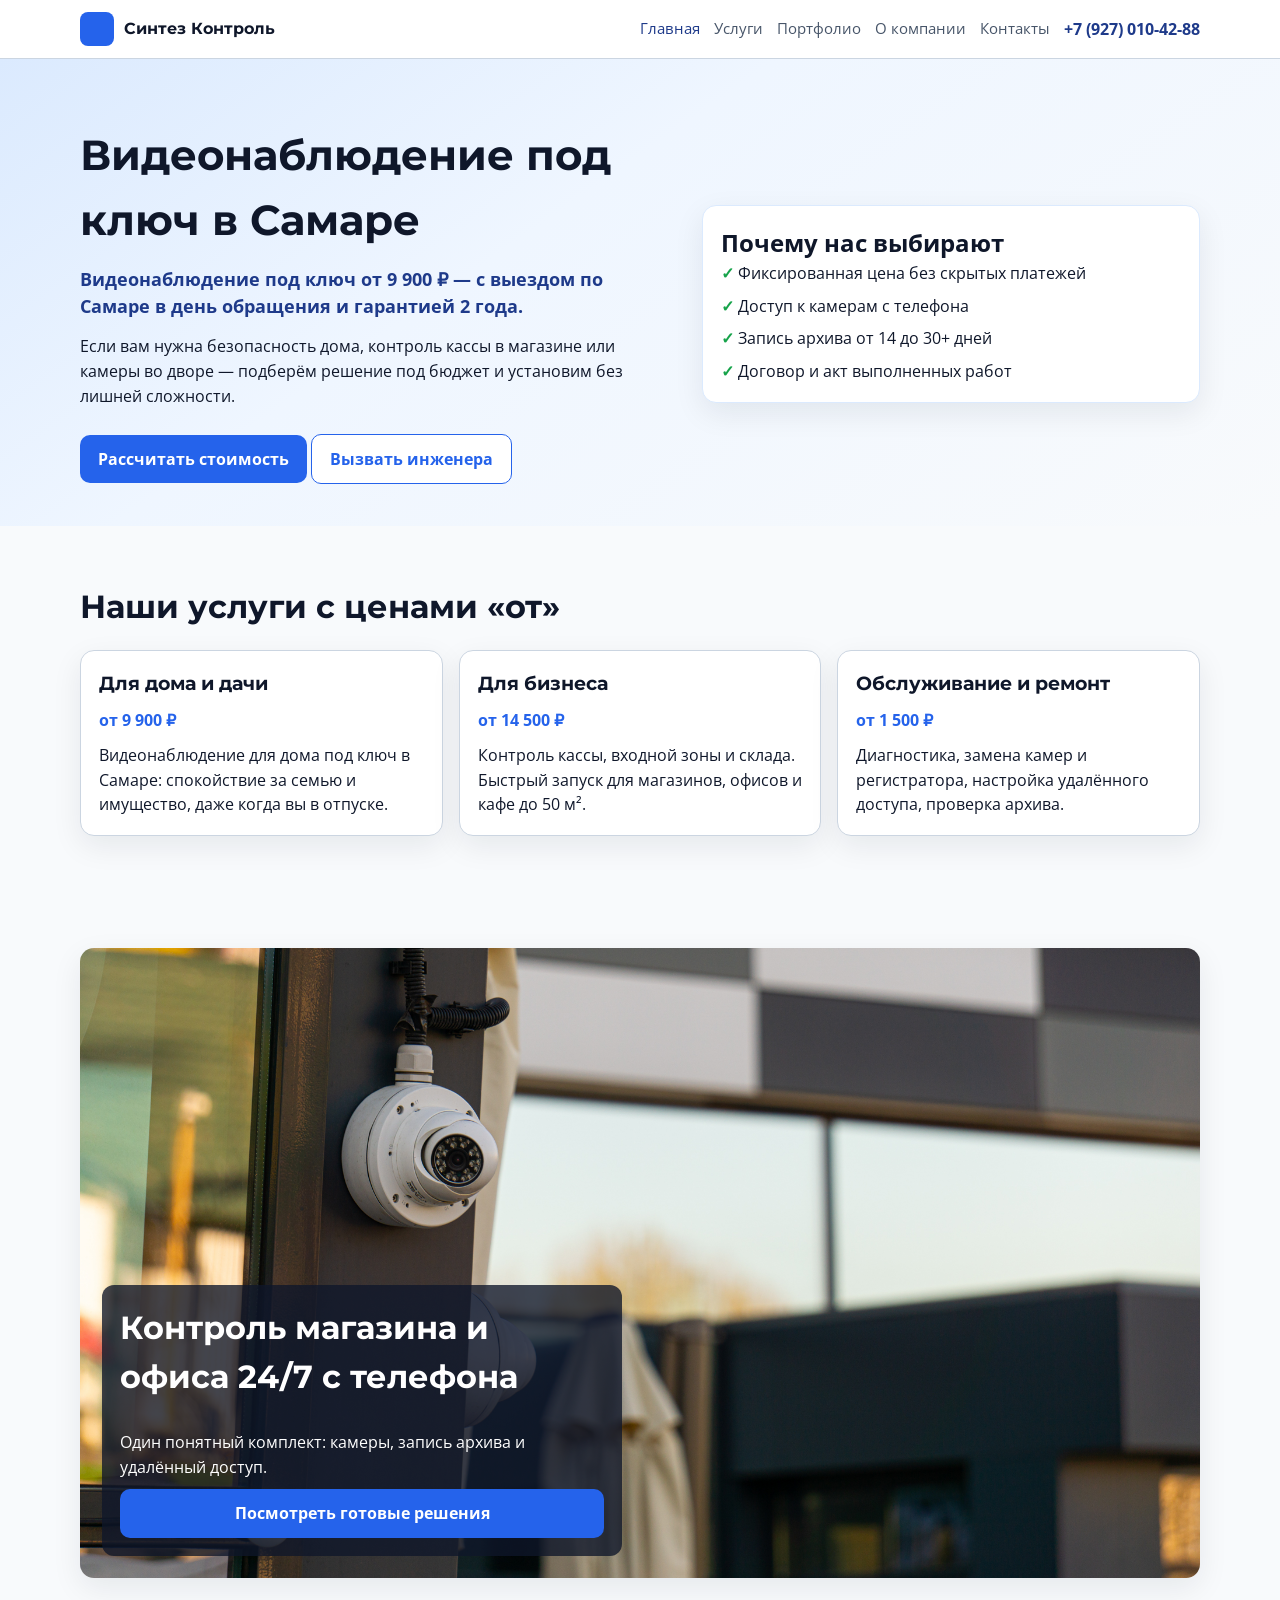
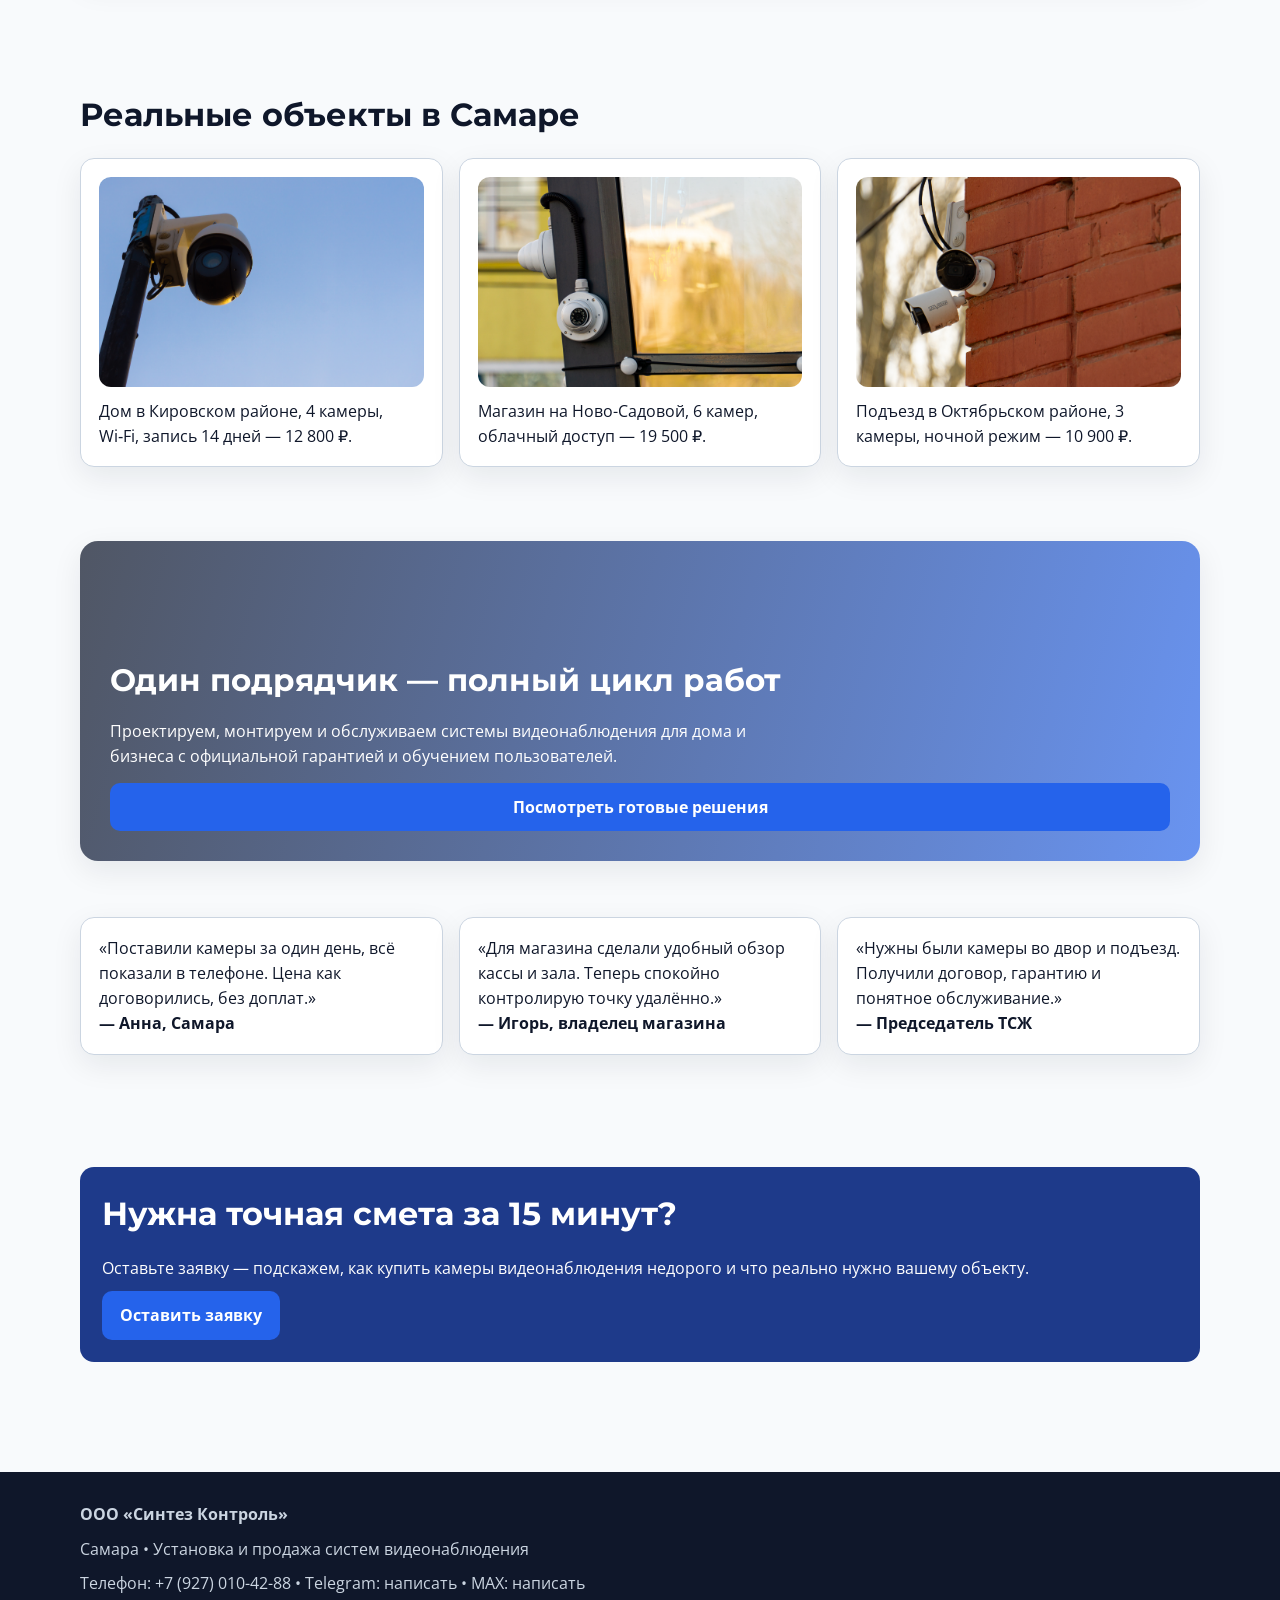
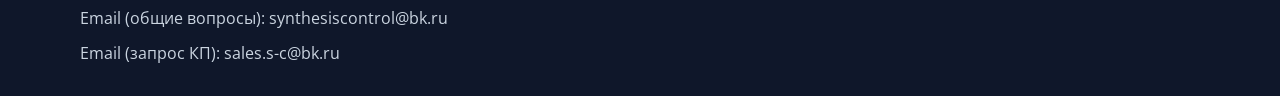
<file: index.html>
<!DOCTYPE html>
<html lang="ru">
<head>
  <meta charset="UTF-8">
  <meta name="viewport" content="width=device-width, initial-scale=1.0">
  <title>Синтез Контроль — установка видеонаблюдения в Самаре от 9 900 ₽</title>
  <meta name="description" content="Установка видеонаблюдения Самара: дом, магазин, офис. Видеонаблюдение под ключ от 9 900 ₽, выезд в день обращения, гарантия 2 года.">
  <link rel="preconnect" href="https://fonts.googleapis.com">
  <link rel="preconnect" href="https://fonts.gstatic.com" crossorigin>
  <link href="https://fonts.googleapis.com/css2?family=Montserrat:wght@700&family=Open+Sans:wght@400;600;700&display=swap" rel="stylesheet">
  <link rel="stylesheet" href="css/style.css">
</head>
<body data-page="index">
  <a class="skip-link" href="#main">Перейти к содержимому</a>
  <div data-site-header></div>

  <main id="main">
    <section class="hero">
      <div class="container hero-grid">
        <div>
          <h1>Видеонаблюдение под ключ в Самаре</h1>
          <p class="offer">Видеонаблюдение под ключ от 9 900 ₽ — с выездом по Самаре в день обращения и гарантией 2 года.</p>
          <p>Если вам нужна безопасность дома, контроль кассы в магазине или камеры во дворе — подберём решение под бюджет и установим без лишней сложности.</p>
          <br>
          <a class="btn btn-primary" href="contacts.html#lead-form">Рассчитать стоимость</a>
          <a class="btn btn-outline" href="contacts.html">Вызвать инженера</a>
        </div>
        <aside class="hero-card">
          <h2>Почему нас выбирают</h2>
          <ul class="checks">
            <li>Фиксированная цена без скрытых платежей</li>
            <li>Доступ к камерам с телефона</li>
            <li>Запись архива от 14 до 30+ дней</li>
            <li>Договор и акт выполненных работ</li>
          </ul>
        </aside>
      </div>
    </section>

    <section class="section">
      <div class="container">
        <h2>Наши услуги с ценами «от»</h2>
        <div class="grid-3">
          <article class="service-card">
            <h3>Для дома и дачи</h3>
            <p class="price">от 9 900 ₽</p>
            <p>Видеонаблюдение для дома под ключ в Самаре: спокойствие за семью и имущество, даже когда вы в отпуске.</p>
          </article>
          <article class="service-card">
            <h3>Для бизнеса</h3>
            <p class="price">от 14 500 ₽</p>
            <p>Контроль кассы, входной зоны и склада. Быстрый запуск для магазинов, офисов и кафе до 50 м².</p>
          </article>
          <article class="service-card">
            <h3>Обслуживание и ремонт</h3>
            <p class="price">от 1 500 ₽</p>
            <p>Диагностика, замена камер и регистратора, настройка удалённого доступа, проверка архива.</p>
          </article>
        </div>
      </div>
    </section>

    <section class="section">
      <div class="container">
        <article class="promo-banner">
          <img src="images/DSC5180-1-2.jpg" alt="Современный загородный дом с установленным видеонаблюдением">
          <div class="promo-banner__content">
            <h2>Контроль магазина и офиса 24/7 с телефона</h2>
            <p>Один понятный комплект: камеры, запись архива и удалённый доступ.</p>
            <a class="btn btn-primary" href="services.html">Посмотреть готовые решения</a>
          </div>
        </article>
      </div>
    </section>

    <section class="section">
      <div class="container">
        <h2>Реальные объекты в Самаре</h2>
        <div class="grid-3">
          <figure class="portfolio-card">
            <div class="photo"><img src="images/DSC5240-1.jpg" alt="Установленные камеры на фасаде частного дома в Самаре"></div>
            <figcaption>Дом в Кировском районе, 4 камеры, Wi‑Fi, запись 14 дней — 12 800 ₽.</figcaption>
          </figure>
          <figure class="portfolio-card">
            <div class="photo"><img src="images/DSC5175-1.jpg" alt="Камеры видеонаблюдения в магазине"></div>
            <figcaption>Магазин на Ново-Садовой, 6 камер, облачный доступ — 19 500 ₽.</figcaption>
          </figure>
          <figure class="portfolio-card">
            <div class="photo"><img src="images/DSC5246-1.jpg" alt="Камеры в подъезде многоквартирного дома"></div>
            <figcaption>Подъезд в Октябрьском районе, 3 камеры, ночной режим — 10 900 ₽.</figcaption>
          </figure>
        </div>
      </div>
    </section>

    <section class="hero-banner">
      <div class="container">
        <article class="banner-card" aria-label="Баннер с преимуществами">
          <h2>Один подрядчик — полный цикл работ</h2>
          <p>Проектируем, монтируем и обслуживаем системы видеонаблюдения для дома и бизнеса с официальной гарантией и обучением пользователей.</p>
          <a class="btn btn-primary" href="services.html">Посмотреть готовые решения</a>
        </article>
      </div>
    </section>

    <section class="section">
      <div class="container grid-3">
        <article class="review-card">
          <p>«Поставили камеры за один день, всё показали в телефоне. Цена как договорились, без доплат.»</p>
          <strong>— Анна, Самара</strong>
        </article>
        <article class="review-card">
          <p>«Для магазина сделали удобный обзор кассы и зала. Теперь спокойно контролирую точку удалённо.»</p>
          <strong>— Игорь, владелец магазина</strong>
        </article>
        <article class="review-card">
          <p>«Нужны были камеры во двор и подъезд. Получили договор, гарантию и понятное обслуживание.»</p>
          <strong>— Председатель ТСЖ</strong>
        </article>
      </div>
    </section>

    <section class="section">
      <div class="container cta-strip">
        <div>
          <h2>Нужна точная смета за 15 минут?</h2>
          <p>Оставьте заявку — подскажем, как купить камеры видеонаблюдения недорого и что реально нужно вашему объекту.</p>
        </div>
        <a class="btn btn-primary" href="contacts.html#lead-form">Оставить заявку</a>
      </div>
    </section>
  </main>

  <div data-site-footer></div>

  <script src="js/main.js"></script>
  <!-- Вставьте коды Яндекс.Метрики и Google Analytics перед </body> -->
</body>
</html>
</file>
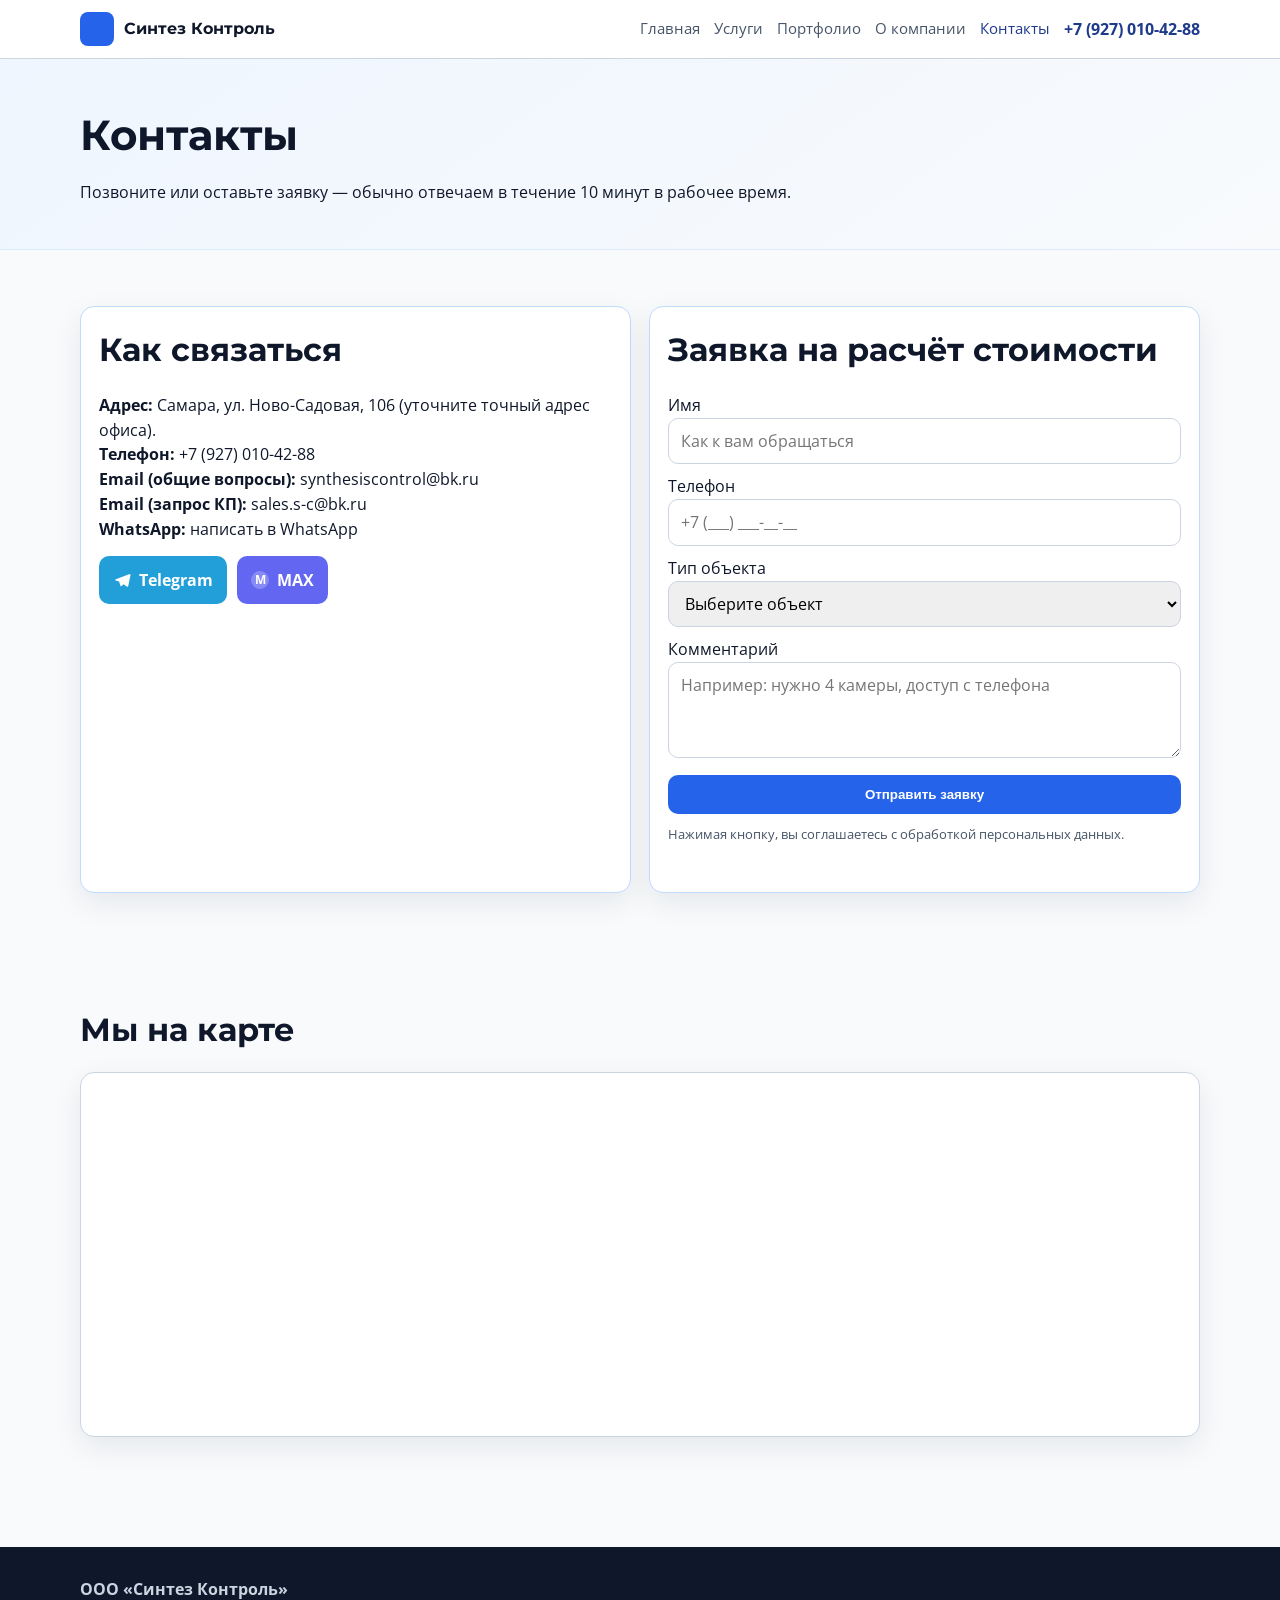
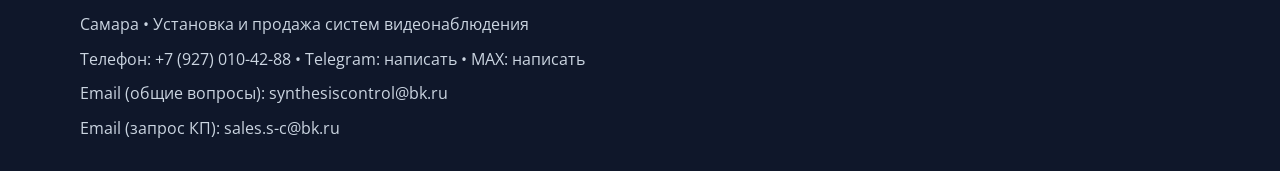
<file: contacts.html>
<!DOCTYPE html>
<html lang="ru">
<head>
  <meta charset="UTF-8">
  <meta name="viewport" content="width=device-width, initial-scale=1.0">
  <title>Контакты — Синтез Контроль | вызвать инженера в Самаре</title>
  <meta name="description" content="Контакты ООО Синтез Контроль: телефон, Telegram, MAX, адрес в Самаре, форма заявки на установку видеонаблюдения под ключ.">
  <link rel="preconnect" href="https://fonts.googleapis.com">
  <link rel="preconnect" href="https://fonts.gstatic.com" crossorigin>
  <link href="https://fonts.googleapis.com/css2?family=Montserrat:wght@700&family=Open+Sans:wght@400;600;700&display=swap" rel="stylesheet">
  <link rel="stylesheet" href="css/style.css">
</head>
<body data-page="contacts">
<div data-site-header></div>
<main>
<section class="page-hero"><div class="container"><h1>Контакты</h1><p>Позвоните или оставьте заявку — обычно отвечаем в течение 10 минут в рабочее время.</p></div></section>

<section class="section"><div class="container grid-2">

<article class="contact-card contact-highlight">
  <h2>Как связаться</h2>
  <p><strong>Адрес:</strong> Самара, ул. Ново-Садовая, 106 (уточните точный адрес офиса).</p>
  <p><strong>Телефон:</strong> <a href="tel:+79270104288">+7 (927) 010-42-88</a></p>
  <p><strong>Email (общие вопросы):</strong> <a href="mailto:synthesiscontrol@bk.ru">synthesiscontrol@bk.ru</a></p>
  <p><strong>Email (запрос КП):</strong> <a href="mailto:sales.s-c@bk.ru">sales.s-c@bk.ru</a></p>
  <p><strong>WhatsApp:</strong> <a href="https://wa.me/79270104288">написать в WhatsApp</a></p>

  <div class="social-links">
    <a class="social-link tg" href="https://t.me/syntesiscontrol" aria-label="Написать в Telegram">
      <svg viewBox="0 0 24 24" aria-hidden="true">
        <path d="M21.3 4.4 3.8 11.1c-1.2.5-1.2 1.2-.2 1.5l4.5 1.4 1.7 5.4c.2.7.1.9.9.9.6 0 .8-.3 1.2-.7l2.2-2.1 4.6 3.4c.8.5 1.4.3 1.6-.8l3-14.3c.3-1.3-.5-1.9-1.4-1.5Z"/>
      </svg>
      <span>Telegram</span>
    </a>
    <a class="social-link max" href="https://max.ru/" aria-label="Написать в MAX">
      <span class="max-icon">M</span>
      <span>MAX</span>
    </a>
  </div>
</article>

<article class="contact-card contact-highlight" id="lead-form">
  <h2>Заявка на расчёт стоимости</h2>
<form class="form" data-lead-form>

<label>Имя
<input type="text" name="name" required placeholder="Как к вам обращаться"></label>
<label>Телефон
<input type="tel" name="phone" required placeholder="+7 (___) ___-__-__"></label>
<label>Тип объекта
<select name="type" required>
<option value="">Выберите объект</option>
<option>Дом / дача</option>
<option>Магазин</option>
<option>Офис</option>
<option>Другое</option>
</select></label>
<label>Комментарий
<textarea name="comment" rows="3" placeholder="Например: нужно 4 камеры, доступ с телефона"></textarea></label>
<button class="btn btn-primary" type="submit">Отправить заявку</button>
<small>Нажимая кнопку, вы соглашаетесь с обработкой персональных данных.</small>
<p class="form-note" aria-live="polite"></p>
</form>
</article>
</div></section>
<section class="section"><div class="container">
<h2>Мы на карте</h2>
<div class="contact-card">
<iframe title="Карта офиса Синтез Контроль в Самаре" src="https://yandex.ru/map-widget/v1/?ll=50.1362%2C53.2137&z=12" width="100%" height="320" style="border:0; border-radius: 12px;" loading="lazy"></iframe>
</div>
</div></section>
</main>
<div data-site-footer></div>
<script src="js/main.js"></script>
</body>
</html>
</file>
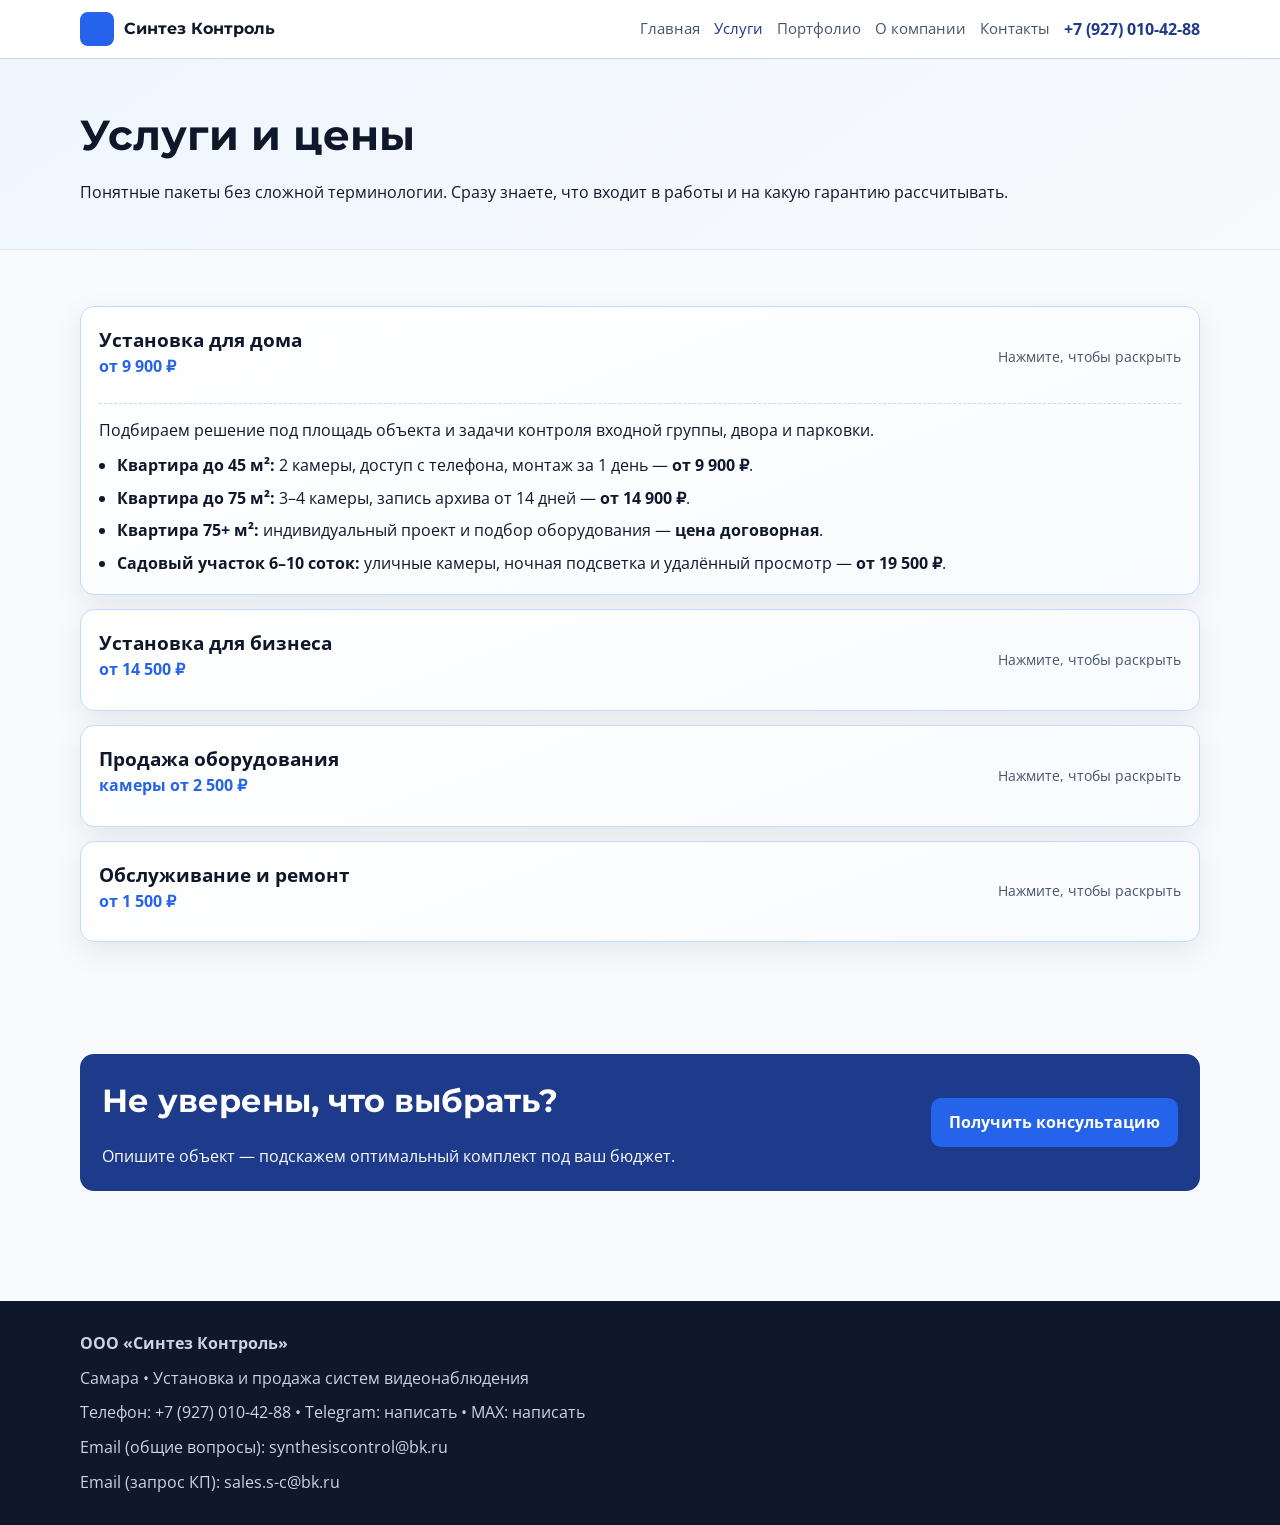
<file: services.html>
<!DOCTYPE html>
<html lang="ru">
<head>
  <meta charset="UTF-8">
  <meta name="viewport" content="width=device-width, initial-scale=1.0">
  <title>Услуги — Синтез Контроль | установка видеонаблюдения Самара</title>
  <meta name="description" content="Услуги ООО Синтез Контроль: установка видеонаблюдения для дома и бизнеса, продажа оборудования, обслуживание и ремонт в Самаре.">
  <link rel="preconnect" href="https://fonts.googleapis.com">
  <link rel="preconnect" href="https://fonts.gstatic.com" crossorigin>
  <link href="https://fonts.googleapis.com/css2?family=Montserrat:wght@700&family=Open+Sans:wght@400;600;700&display=swap" rel="stylesheet">
  <link rel="stylesheet" href="css/style.css">
</head>
<body data-page="services">
  <div data-site-header></div>
  <main>
    <section class="page-hero"><div class="container"><h1>Услуги и цены</h1><p>Понятные пакеты без сложной терминологии. Сразу знаете, что входит в работы и на какую гарантию рассчитывать.</p></div></section>
<section class="section"><div class="container">
  <div class="services-stack">
    <details class="service-accordion" open>
      <summary>
        <div>
          <h3>Установка для дома</h3>
          <p class="price">от 9 900 ₽</p>
        </div>
        <span class="accordion-hint">Нажмите, чтобы раскрыть</span>
      </summary>
      <div class="service-accordion__body">
        <p>Подбираем решение под площадь объекта и задачи контроля входной группы, двора и парковки.</p>
        <ul>
          <li><strong>Квартира до 45 м²:</strong> 2 камеры, доступ с телефона, монтаж за 1 день — <strong>от 9 900 ₽</strong>.</li>
          <li><strong>Квартира до 75 м²:</strong> 3–4 камеры, запись архива от 14 дней — <strong>от 14 900 ₽</strong>.</li>
          <li><strong>Квартира 75+ м²:</strong> индивидуальный проект и подбор оборудования — <strong>цена договорная</strong>.</li>
          <li><strong>Садовый участок 6–10 соток:</strong> уличные камеры, ночная подсветка и удалённый просмотр — <strong>от 19 500 ₽</strong>.</li>
        </ul>
      </div>
    </details>

    <details class="service-accordion">
      <summary>
        <div>
          <h3>Установка для бизнеса</h3>
          <p class="price">от 14 500 ₽</p>
        </div>
        <span class="accordion-hint">Нажмите, чтобы раскрыть</span>
      </summary>
      <div class="service-accordion__body">
        <ul>
          <li>Магазины и ПВЗ до 50 м² — от 4 камер, контроль кассы и входа.</li>
          <li>Офисы и салоны — разграничение прав доступа для сотрудников.</li>
          <li>Склады и цеха — усиленная запись архива до 30+ дней.</li>
        </ul>
      </div>
    </details>

    <details class="service-accordion">
      <summary>
        <div>
          <h3>Продажа оборудования</h3>
          <p class="price">камеры от 2 500 ₽</p>
        </div>
        <span class="accordion-hint">Нажмите, чтобы раскрыть</span>
      </summary>
      <div class="service-accordion__body">
        <p>IP-камеры, регистраторы, диски HDD, блоки питания и кабель. Вы получаете комплект, который точно совместим и закрывает задачу по бюджету.</p>
      </div>
    </details>

    <details class="service-accordion">
      <summary>
        <div>
          <h3>Обслуживание и ремонт</h3>
          <p class="price">от 1 500 ₽</p>
        </div>
        <span class="accordion-hint">Нажмите, чтобы раскрыть</span>
      </summary>
      <div class="service-accordion__body">
        <ul>
          <li>Профилактика и очистка камер.</li>
          <li>Восстановление архива и настройка удалённого доступа.</li>
          <li>Замена вышедшего из строя оборудования.</li>
        </ul>
      </div>
    </details>
  </div>
</div></section>
    </div></section>
    <section class="section"><div class="container cta-strip"><div><h2>Не уверены, что выбрать?</h2><p>Опишите объект — подскажем оптимальный комплект под ваш бюджет.</p></div><a class="btn btn-primary" href="contacts.html#lead-form">Получить консультацию</a></div></section>
  </main>
  <div data-site-footer></div>
  <script src="js/main.js"></script>
</body>
</html>
</file>
<file: css/style.css>
:root {
  --primary: #1e3a8a;
  --primary-light: #2563eb;
  --bg: #f8fafc;
  --white: #ffffff;
  --text: #0f172a;
  --muted: #475569;
  --border: #cbd5e1;
  --ok: #16a34a;
  --radius: 14px;
  --shadow: 0 10px 30px rgba(15, 23, 42, 0.08);
}

* {
  box-sizing: border-box;
  margin: 0;
  padding: 0;
}

html {
  scroll-behavior: smooth;
}

body {
  font-family: "Open Sans", Arial, sans-serif;
  color: var(--text);
  background: var(--bg);
  line-height: 1.55;
}

img {
  max-width: 100%;
  display: block;
}

a {
  color: inherit;
  text-decoration: none;
}

.container {
  width: min(1120px, 92%);
  margin: 0 auto;
}

.skip-link {
  position: absolute;
  left: -9999px;
}

.skip-link:focus {
  left: 12px;
  top: 12px;
  background: var(--primary-light);
  color: #fff;
  padding: 8px 12px;
  border-radius: 8px;
  z-index: 100;
}

.site-header {
  position: sticky;
  top: 0;
  z-index: 1000;
  border-bottom: 1px solid var(--border);
  background: rgba(255, 255, 255, 0.95);
  backdrop-filter: blur(6px);
}

.header-inner {
  display: flex;
  align-items: center;
  justify-content: space-between;
  gap: 16px;
  padding: 12px 0;
}

.logo {
  display: flex;
  align-items: center;
  gap: 10px;
  font-family: "Montserrat", "Open Sans", sans-serif;
  font-weight: 700;
}

.logo-badge {
  width: 34px;
  height: 34px;
  border-radius: 8px;
  background: var(--primary-light);
}

.nav {
  display: flex;
  align-items: center;
  gap: 14px;
  flex-wrap: wrap;
  justify-content: flex-end;
}

.nav-link {
  font-size: 0.94rem;
  color: var(--muted);
}

.nav-link.active,
.nav-link:hover {
  color: var(--primary);
}

.phone-pill {
  white-space: nowrap;
  font-weight: 700;
  color: var(--primary);
}

.btn {
  display: inline-flex;
  align-items: center;
  justify-content: center;
  gap: 6px;
  padding: 12px 18px;
  border: none;
  border-radius: 10px;
  font-weight: 700;
  cursor: pointer;
}

.btn-primary {
  background: var(--primary-light);
  color: #fff;
}

.btn-outline {
  border: 1px solid var(--primary-light);
  color: var(--primary-light);
  background: #fff;
}

.hero {
  padding: 64px 0 42px;
  background: linear-gradient(145deg, #dbeafe 0%, #eff6ff 40%, #f8fafc 100%);
}

.hero-grid {
  display: grid;
  grid-template-columns: 1.2fr 1fr;
  gap: 24px;
  align-items: center;
}

.hero h1,
.page-hero h1 {
  font-family: "Montserrat", "Open Sans", sans-serif;
  font-size: clamp(1.8rem, 3.3vw, 2.7rem);
  margin-bottom: 12px;
}

.hero .offer {
  font-size: 1.1rem;
  font-weight: 700;
  color: var(--primary);
  margin-bottom: 14px;
}

.hero-card,
.info-card {
  background: #fff;
  border-radius: var(--radius);
  box-shadow: var(--shadow);
  border: 1px solid #dbeafe;
  padding: 18px;
}

.hero-banner {
  padding: 18px 0 0;
}

.banner-card {
  min-height: 320px;
  border-radius: 18px;
  padding: 30px;
  background: linear-gradient(105deg, rgba(15, 23, 42, 0.72), rgba(37, 99, 235, 0.68)),
    url('https://images.unsplash.com/photo-1563013544-824ae1b704d3?auto=format&fit=crop&w=1600&q=60') center/cover;
  color: #fff;
  display: flex;
  flex-direction: column;
  justify-content: flex-end;
  gap: 14px;
  box-shadow: var(--shadow);
}

.banner-card h2 {
  font-family: "Montserrat", "Open Sans", sans-serif;
  font-size: clamp(1.5rem, 2.4vw, 2.1rem);
}

.banner-card p {
  max-width: 700px;
}

.section {
  padding: 56px 0;
}

.section h2 {
  font-family: "Montserrat", "Open Sans", sans-serif;
  font-size: clamp(1.4rem, 2.6vw, 2rem);
  margin-bottom: 18px;
}

.grid-3 {
  display: grid;
  grid-template-columns: repeat(3, minmax(0, 1fr));
  gap: 16px;
}

.grid-2 {
  display: grid;
  grid-template-columns: repeat(2, minmax(0, 1fr));
  gap: 18px;
}

.service-card,
.review-card,
.portfolio-card,
.contact-card {
  background: var(--white);
  border: 1px solid var(--border);
  border-radius: var(--radius);
  padding: 18px;
  box-shadow: var(--shadow);
}

.service-card h3,
.portfolio-card h3 {
  margin-bottom: 10px;
  font-family: "Montserrat", "Open Sans", sans-serif;
}

.service-accordion {
  display: grid;
  gap: 14px;
}

.service-expand {
  border-radius: var(--radius);
  border: 1px solid #bfdbfe;
  background: #fff;
  box-shadow: var(--shadow);
  overflow: hidden;
}

.service-expand summary {
  list-style: none;
  cursor: pointer;
  padding: 18px;
  display: flex;
  justify-content: space-between;
  align-items: center;
  gap: 10px;
  background: linear-gradient(145deg, #eff6ff 0%, #fff 100%);
}

.service-expand summary::-webkit-details-marker {
  display: none;
}

.service-expand summary strong {
  font-family: "Montserrat", "Open Sans", sans-serif;
  font-size: 1.08rem;
  display: block;
}

.service-expand summary small {
  color: var(--muted);
}

.expand-content {
  padding: 0 18px 18px;
}

.expand-content ul {
  padding-left: 20px;
  display: grid;
  gap: 8px;
}

.price {
  color: var(--primary-light);
  font-weight: 700;
  margin-bottom: 10px;
}

.checks {
  list-style: none;
  display: grid;
  gap: 8px;
}

.checks li::before {
  content: "✓ ";
  color: var(--ok);
  font-weight: 700;
}

.photo {
  border-radius: 12px;
  overflow: hidden;
  background: #dbeafe;
  height: 210px;
  margin-bottom: 12px;
}

.photo img {
  width: 100%;
  height: 100%;
  object-fit: cover;
}

.cta-strip {
  background: var(--primary);
  color: #fff;
  border-radius: var(--radius);
  padding: 22px;
  display: flex;
  justify-content: space-between;
  align-items: center;
  gap: 10px;
  flex-wrap: wrap;
}

.page-hero {
  padding: 44px 0;
  background: linear-gradient(145deg, #eff6ff 0%, #f8fafc 100%);
  border-bottom: 1px solid #dbeafe;
}

.contact-highlight {
  border-color: #bfdbfe;
}

.social-links {
  display: flex;
  flex-wrap: wrap;
  gap: 10px;
  margin: 14px 0 10px;
}

.social-link {
  display: inline-flex;
  align-items: center;
  gap: 8px;
  padding: 8px 12px;
  border-radius: 999px;
  font-weight: 700;
  color: #fff;
}

.social-link.tg {
  background: #229ed9;
}

.social-link.max {
  background: #6366f1;
}

.social-link svg {
  width: 18px;
  height: 18px;
  fill: currentColor;
}

.max-icon {
  width: 18px;
  height: 18px;
  border-radius: 50%;
  display: grid;
  place-items: center;
  font-size: 0.75rem;
  background: rgba(255, 255, 255, 0.24);
}

.form {
  display: grid;
  gap: 10px;
}

.form input,
.form select,
.form textarea {
  width: 100%;
  border: 1px solid var(--border);
  border-radius: 10px;
  padding: 10px 12px;
  font: inherit;
}

.form small {
  color: var(--muted);
}

.form-note {
  color: var(--ok);
  min-height: 1.2em;
}

.site-footer {
  margin-top: 54px;
  background: #0f172a;
  color: #cbd5e1;
  padding: 30px 0;
}

.footer-grid {
  display: grid;
  gap: 10px;
}

.mobile-actions {
  display: none;
}


.promo-banner {
  position: relative;
  min-height: 330px;
  border-radius: var(--radius);
  overflow: hidden;
  box-shadow: var(--shadow);
}

.promo-banner img {
  width: 100%;
  height: 100%;
  object-fit: cover;
}

.promo-banner__content {
  position: absolute;
  left: 22px;
  bottom: 22px;
  max-width: 520px;
  background: rgba(15, 23, 42, 0.78);
  color: #fff;
  padding: 18px;
  border-radius: 12px;
  display: grid;
  gap: 10px;
}

.services-stack {
  display: grid;
  gap: 14px;
}

.service-accordion {
  background: linear-gradient(160deg, #ffffff 0%, #f8fbff 100%);
  border: 1px solid #bfdbfe;
  border-radius: var(--radius);
  padding: 18px;
  box-shadow: var(--shadow);
}

.service-accordion summary {
  list-style: none;
  display: flex;
  align-items: center;
  justify-content: space-between;
  gap: 12px;
  cursor: pointer;
}

.service-accordion summary::-webkit-details-marker {
  display: none;
}

.accordion-hint {
  color: var(--muted);
  font-size: 0.9rem;
}

.service-accordion__body {
  margin-top: 14px;
  padding-top: 14px;
  border-top: 1px dashed #bfdbfe;
}

.service-accordion__body ul {
  margin-top: 10px;
  padding-left: 18px;
  display: grid;
  gap: 8px;
}

.contacts-layout .contact-card {
  padding: 24px;
}

.contact-card--highlight {
  background: linear-gradient(155deg, #eff6ff 0%, #ffffff 100%);
  border-color: #bfdbfe;
}

.social-grid {
  display: grid;
  grid-template-columns: repeat(2, minmax(0, 1fr));
  gap: 10px;
  margin: 14px 0;
}

.social-link {
  display: inline-flex;
  align-items: center;
  justify-content: center;
  gap: 8px;
  border-radius: 10px;
  padding: 12px 14px;
  font-weight: 700;
  color: #fff;
}

.social-link__icon {
  width: 26px;
  height: 26px;
  border-radius: 50%;
  display: inline-flex;
  align-items: center;
  justify-content: center;
  font-size: 0.9rem;
  background: rgba(255, 255, 255, 0.25);
}

.social-link--telegram {
  background: #0ea5e9;
}

.social-link--max {
  background: #7c3aed;
}

.form button[disabled] {
  opacity: 0.7;
  cursor: wait;
}

@media (max-width: 980px) {
  .hero-grid,
  .grid-3,
  .grid-2 {
    grid-template-columns: 1fr;
  }
}

@media (max-width: 760px) {
  .header-inner {
    align-items: flex-start;
    flex-direction: column;
  }

  .nav {
    justify-content: flex-start;
  }

  .promo-banner {
    min-height: 280px;
  }

  .promo-banner__content {
    left: 14px;
    right: 14px;
    bottom: 14px;
    max-width: none;
  }

  .social-grid {
    grid-template-columns: 1fr;
  }

  .mobile-actions {
    display: grid;
    grid-template-columns: 1fr 1fr 1fr;
    position: fixed;
    bottom: 0;
    left: 0;
    right: 0;
    background: #fff;
    border-top: 1px solid var(--border);
    z-index: 1000;
  }

  .mobile-actions a {
    text-align: center;
    padding: 12px;
    font-weight: 700;
  }

  .mobile-actions .tg {
    background: #0ea5e9;
    color: #fff;
  }

  .mobile-actions .max {
    background: #7c3aed;
    color: #fff;
  }

  .site-footer {
    padding-bottom: 78px;
  }
}
</file>
